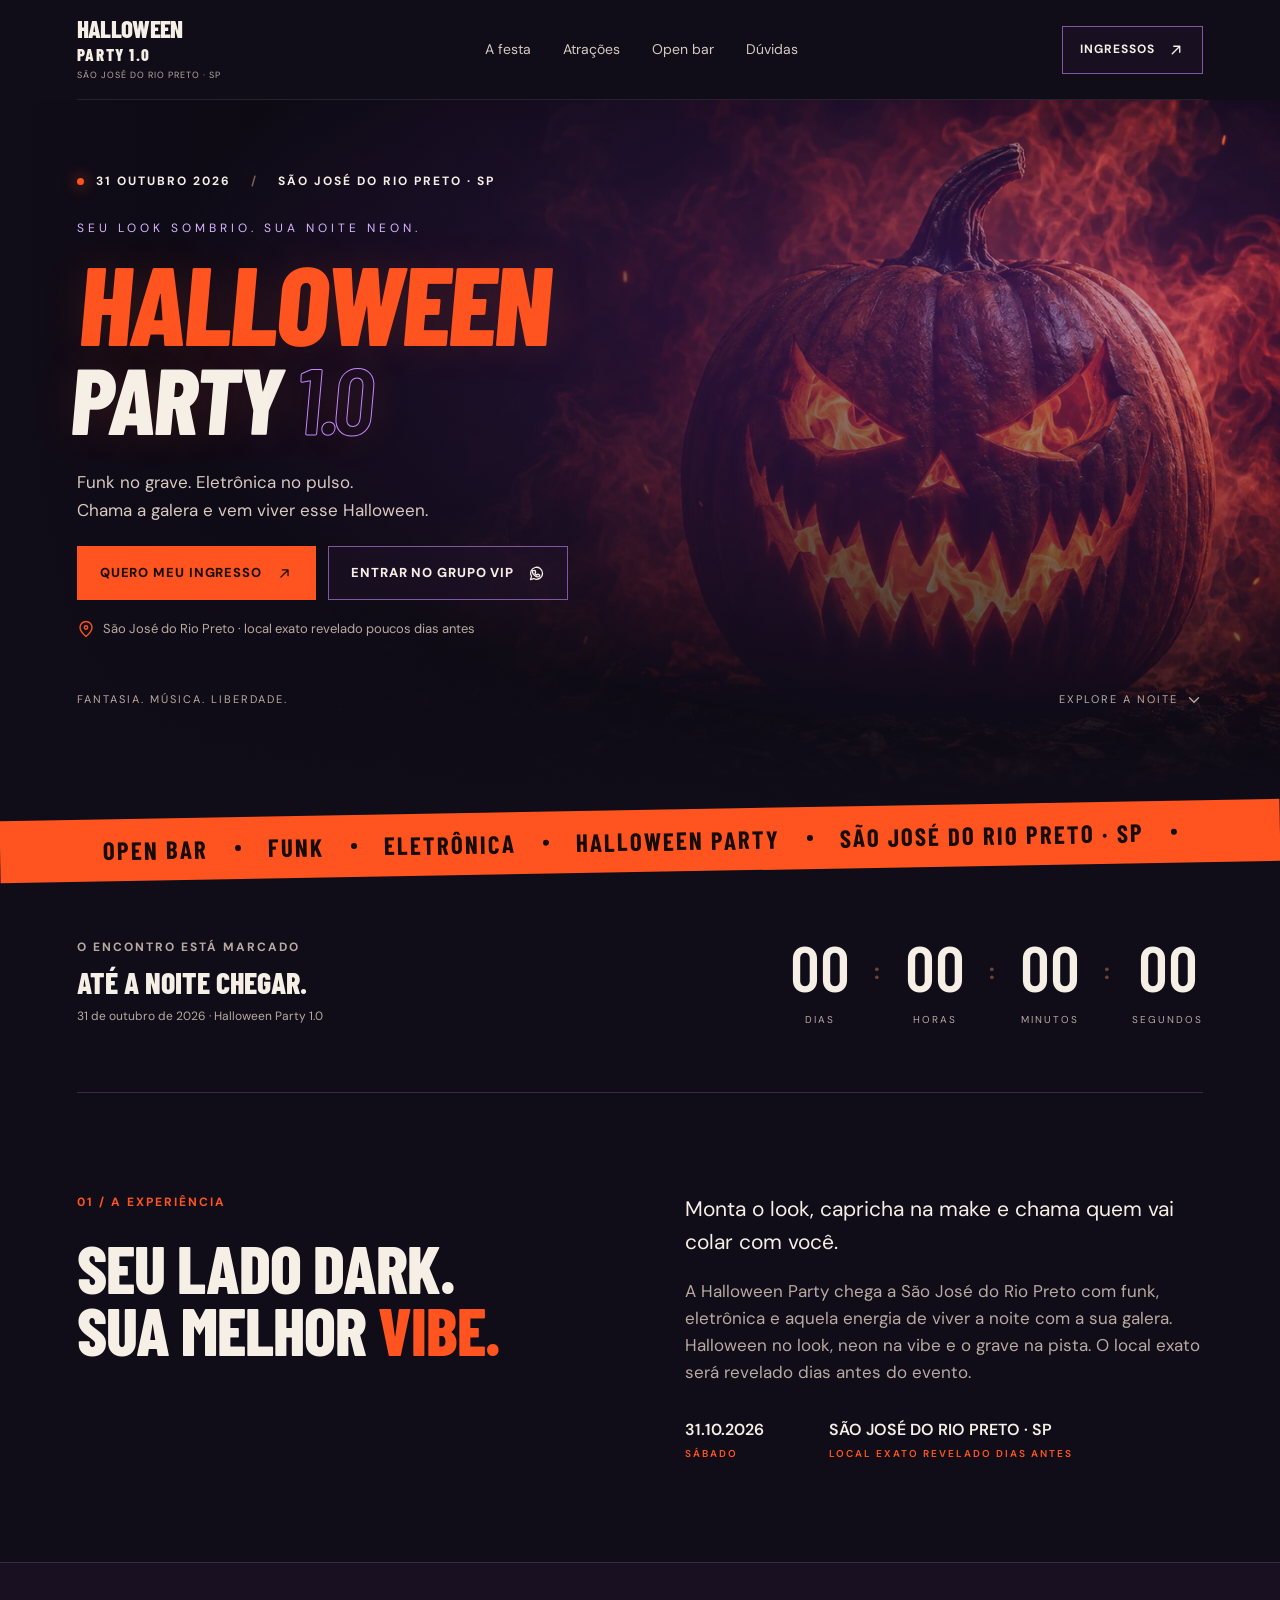
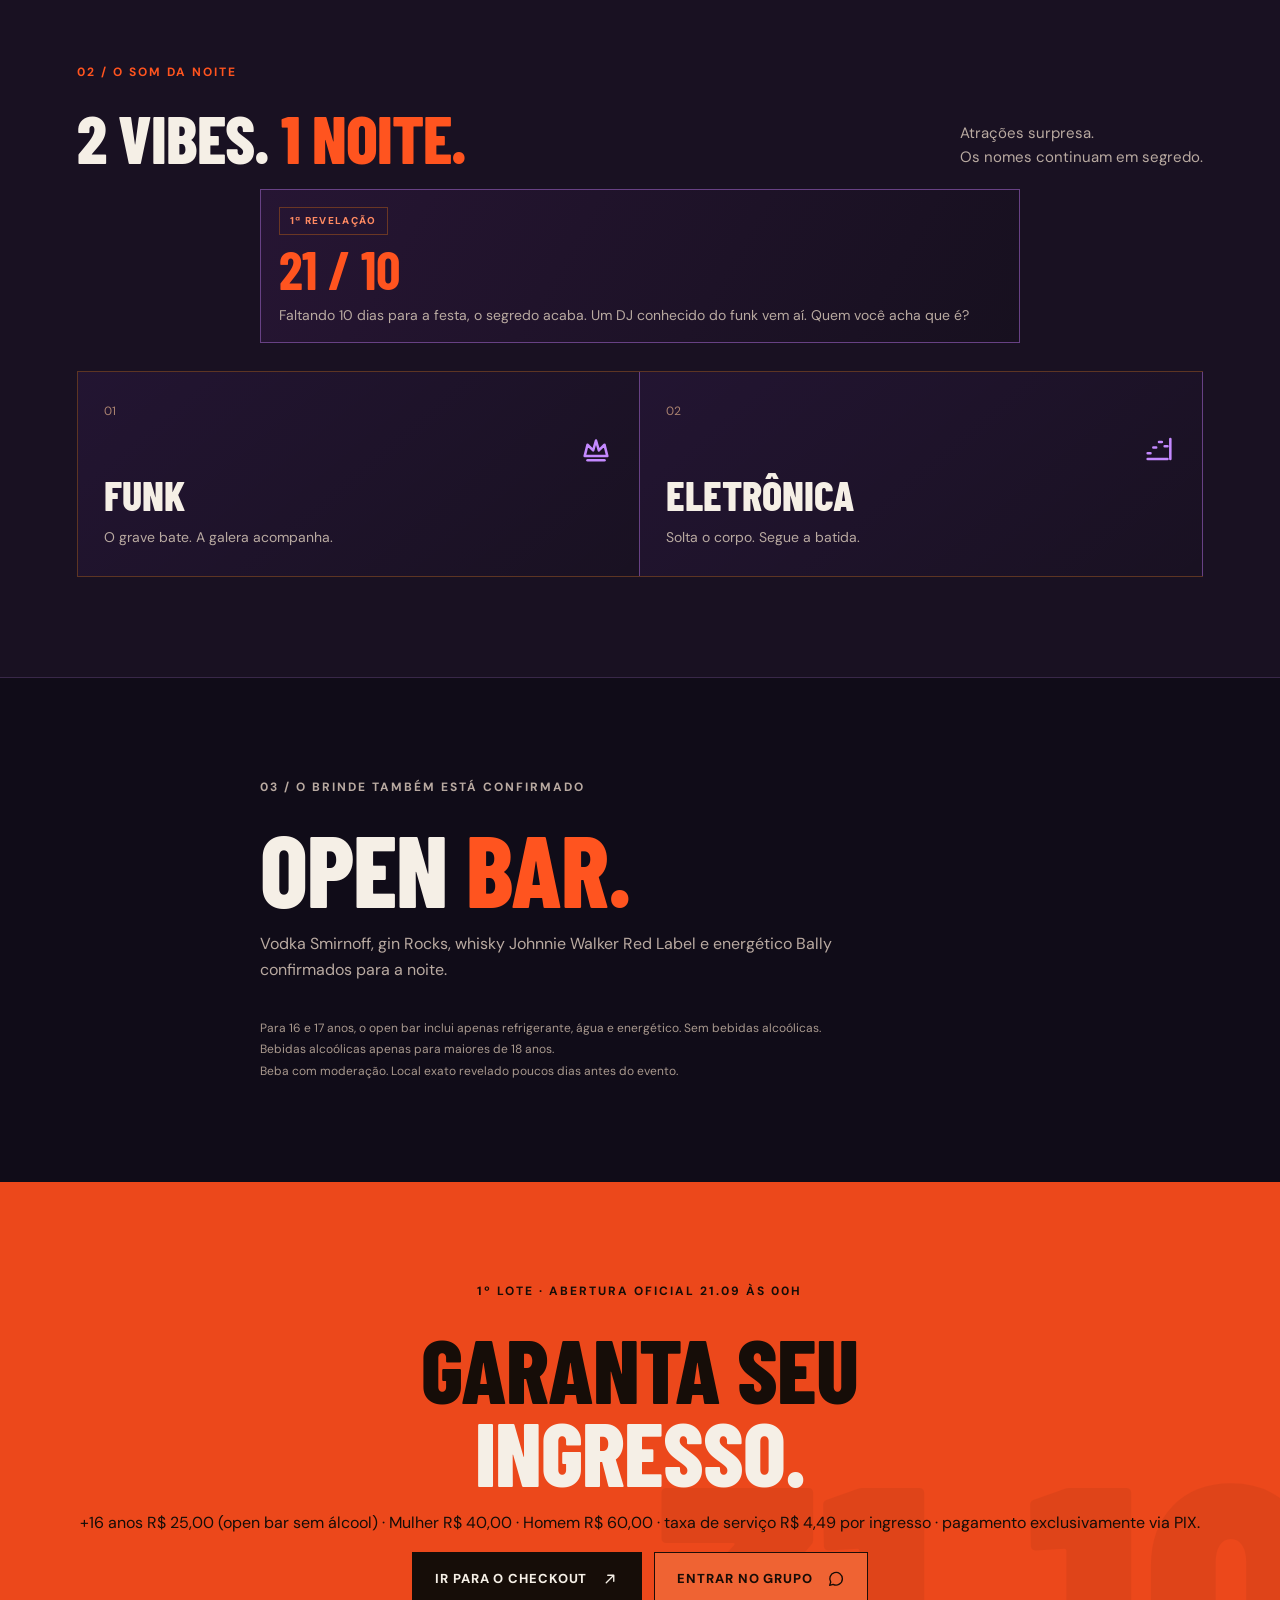
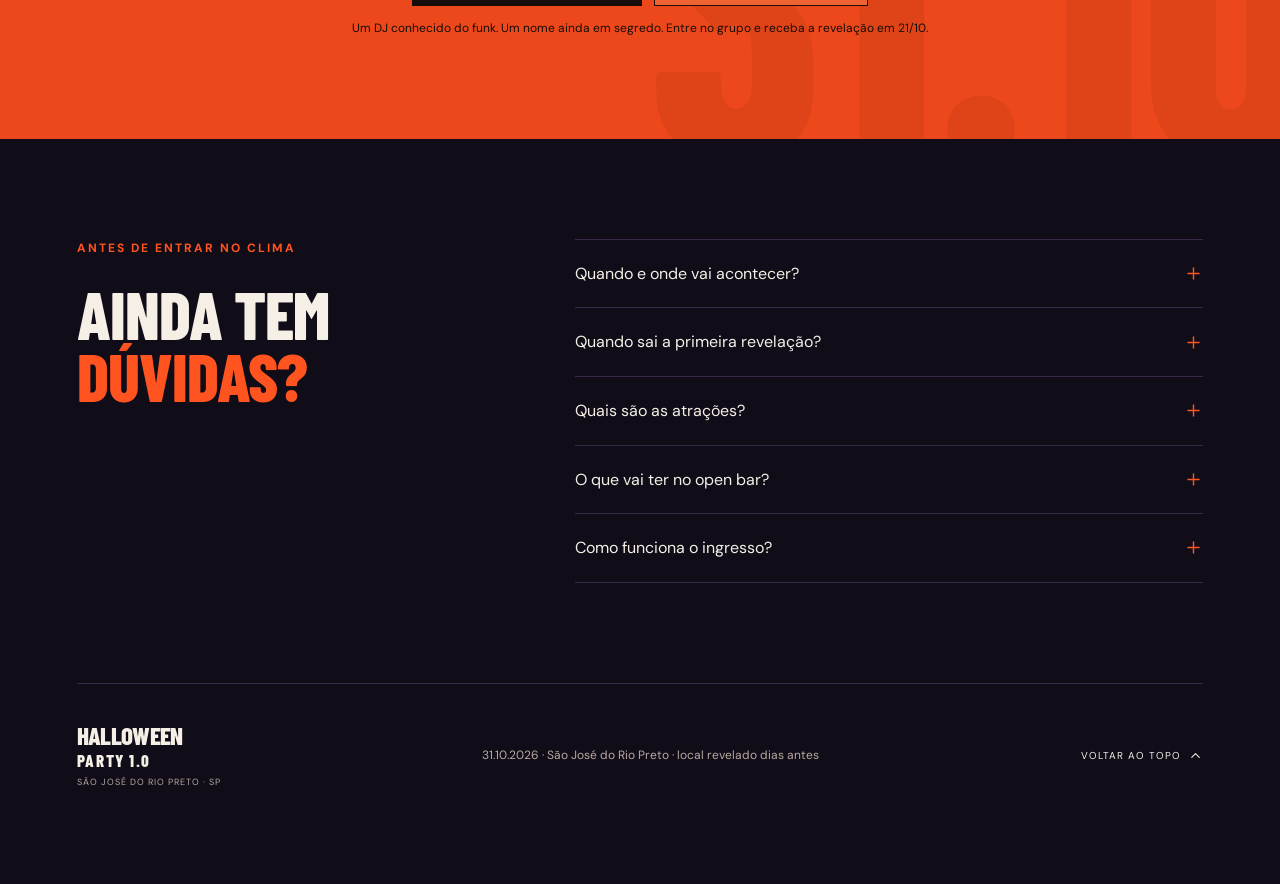
<file: index.html>
<!DOCTYPE html>
<html lang="pt-BR">
<head>
  <meta charset="utf-8">
  <meta name="viewport" content="width=device-width, initial-scale=1, viewport-fit=cover">
  <meta name="theme-color" content="#100c18">
  <meta name="color-scheme" content="dark">
  <meta name="format-detection" content="telephone=no">

  <title>Halloween Party 1.0 · São José do Rio Preto · 31.10.2026</title>
  <meta name="description" content="Halloween Party 1.0 em São José do Rio Preto, SP. 31 de outubro de 2026. Funk, eletrônica e Halloween em clima neon. Atrações surpresa. Open bar sem álcool para 16 e 17 anos; bebidas alcoólicas somente para maiores de 18 anos.">
  <meta property="og:title" content="Halloween Party 1.0 · São José do Rio Preto">
  <meta property="og:description" content="31.10.2026 · São José do Rio Preto · local exato revelado poucos dias antes">
  <meta property="og:type" content="website">
  <meta property="og:locale" content="pt_BR">

  <link rel="icon" href="images/favicon.svg" type="image/svg+xml">
  <link rel="preconnect" href="https://fonts.googleapis.com">
  <link rel="preconnect" href="https://fonts.gstatic.com" crossorigin>
  <link href="https://fonts.googleapis.com/css2?family=Barlow+Condensed:wght@600;700;800;900&family=DM+Sans:wght@400;500;600;700&display=swap" rel="stylesheet">
  <link rel="preload" as="image" href="images/hero.webp" fetchpriority="high">
  <link rel="stylesheet" href="css/style.css">

  <script src="js/config.js" defer></script>
  <script src="js/script.js" defer></script>
</head>

<body>
<a class="skip" href="#conteudo">Pular para o conteúdo</a>

<header class="header wrap" id="header">
  <a class="brand" href="#inicio" aria-label="Halloween Party 1.0, início">
    HALLOWEEN
    <span>PARTY 1.0 <i>SÃO JOSÉ DO RIO PRETO · SP</i></span>
  </a>

  <nav aria-label="Navegação principal">
    <a href="#experiencia">A festa</a>
    <a href="#atracoes">Atrações</a>
    <a href="#open-bar">Open bar</a>
    <a href="#duvidas">Dúvidas</a>
  </nav>

  <a class="nav-cta" href="checkout.html" aria-label="Ver ingressos e preços">
      INGRESSOS
      <svg viewBox="0 0 24 24" aria-hidden="true"><path d="M7 17 17 7M9 7h8v8"/></svg>
    </a>
</header>

<main id="conteudo">
  <section class="hero" id="inicio" aria-labelledby="hero-title">
    <div class="hero-art" aria-hidden="true"></div>

    <div class="hero-content wrap">
      <div class="eyebrow">
        <span class="dot"></span>
        31 OUTUBRO 2026
        <span class="divider">/</span>
        SÃO JOSÉ DO RIO PRETO · SP
      </div>

      <p class="kicker">SEU LOOK SOMBRIO. SUA NOITE NEON.</p>

      <h1 id="hero-title">
        HALLOWEEN
        <span>PARTY <b>1.0</b></span>
      </h1>

      <p class="hero-copy">
        Funk no grave. Eletrônica no pulso.<br>
        Chama a galera e vem viver esse Halloween.
      </p>

      <div class="hero-actions-cta">
        <a class="button" href="checkout.html">
          QUERO MEU INGRESSO
          <svg viewBox="0 0 24 24" aria-hidden="true"><path d="M7 17 17 7M9 7h8v8"/></svg>
        </a>

        <a class="button button-ghost" href="https://chat.whatsapp.com/EKXw6wYavBT6IbPsCUcUyJ?s=cl&amp;p=i&amp;mlu=0&amp;ilr=4" data-whatsapp target="_blank" rel="noopener noreferrer">
          ENTRAR NO GRUPO VIP
          <svg viewBox="0 0 24 24" aria-hidden="true"><path d="M20.5 11.7a8.4 8.4 0 0 1-12.4 7.4L3.5 20.5l1.5-4.4A8.4 8.4 0 1 1 20.5 11.7Z"/><path d="M8.3 7.9c.2-.4.4-.4.7-.4h.5c.2 0 .4.1.5.4l.8 1.9c.1.3.1.5-.1.7l-.7.8c-.1.1-.2.3-.1.5.5 1 1.3 1.8 2.3 2.4.2.1.4.1.5-.1l.9-1c.2-.2.4-.2.7-.1l1.8.9c.3.1.4.3.4.5 0 .5-.2 1.3-.6 1.7-.5.5-1.2.8-2 .8-1.2 0-2.8-.6-4.5-2.1-2.1-1.8-3.3-4.2-3.3-5.7 0-.6.2-1 .4-1.2Z"/></svg>
        </a>
      </div>

      <p class="location">
        <svg viewBox="0 0 24 24" aria-hidden="true"><path d="M20 10c0 5-8 12-8 12S4 15 4 10a8 8 0 1 1 16 0Z"/><circle cx="12" cy="10" r="2.3"/></svg>
        São José do Rio Preto · local exato revelado poucos dias antes
      </p>
    </div>

    <div class="hero-bottom wrap">
      <span>FANTASIA. MÚSICA. LIBERDADE.</span>
      <a href="#experiencia">
        EXPLORE A NOITE
        <svg viewBox="0 0 24 24" aria-hidden="true"><path d="m6 9 6 6 6-6"/></svg>
      </a>
    </div>
  </section>

  <div class="ticker" aria-label="Funk, eletrônica, Halloween Party, open bar sem álcool para 16 e 17 anos">
    <div>
      OPEN BAR <span class="ticker-sep" aria-hidden="true"></span>
      FUNK <span class="ticker-sep" aria-hidden="true"></span>
      ELETRÔNICA <span class="ticker-sep" aria-hidden="true"></span>
      HALLOWEEN PARTY <span class="ticker-sep" aria-hidden="true"></span>
      SÃO JOSÉ DO RIO PRETO · SP <span class="ticker-sep" aria-hidden="true"></span>
    </div>
  </div>

  <section class="countdown wrap" aria-label="Contagem regressiva para o dia da festa">
    <div>
      <p class="eyebrow">O ENCONTRO ESTÁ MARCADO</p>
      <h2>ATÉ A NOITE CHEGAR.</h2>
      <p id="count-note">Contagem para 31 de outubro, no horário de Brasília.</p>
    </div>

    <div class="clock">
      <div><strong id="days">00</strong><span>DIAS</span></div>
      <b>:</b>
      <div><strong id="hours">00</strong><span>HORAS</span></div>
      <b>:</b>
      <div><strong id="minutes">00</strong><span>MINUTOS</span></div>
      <b>:</b>
      <div><strong id="seconds">00</strong><span>SEGUNDOS</span></div>
    </div>
  </section>

  <section class="experience wrap section" id="experiencia">
    <div>
      <p class="eyebrow orange">01 / A EXPERIÊNCIA</p>
      <h2>SEU LADO DARK.<br>SUA MELHOR <em>VIBE.</em></h2>
    </div>

    <div class="experience-copy">
      <p>Monta o look, capricha na make e chama quem vai colar com você.</p>
      <p>A Halloween Party chega a São José do Rio Preto com funk, eletrônica e aquela energia de viver a noite com a sua galera. Halloween no look, neon na vibe e o grave na pista. O local exato será revelado dias antes do evento.</p>

      <div class="mini-info">
        <span>31.10.2026 <small>SÁBADO</small></span>
        <span>SÃO JOSÉ DO RIO PRETO · SP <small>LOCAL EXATO REVELADO DIAS ANTES</small></span>
      </div>
    </div>
  </section>

  <section class="lineup section" id="atracoes">
    <div class="wrap">
      <div class="section-top">
        <div>
          <p class="eyebrow orange">02 / O SOM DA NOITE</p>
          <h2>2 VIBES. <em>1 NOITE.</em></h2>
        </div>

        <p>Atrações surpresa.<br>Os nomes continuam em segredo.</p>
      </div>

      <div class="reveal-highlight">
        <div>
          <span class="reveal-label">1ª REVELAÇÃO</span>
          <strong>21 / 10</strong>
          <p>Faltando 10 dias para a festa, o segredo acaba. Um DJ conhecido do funk vem aí. Quem você acha que é?</p>
        </div>
      </div>

      <div class="genres genres--compact">
<article>
          <span class="genre-number">01</span>
          <div class="genre-icon" aria-hidden="true">
            <svg viewBox="0 0 24 24"><path d="m4 17 2-8 4 4 2-7 2 7 4-4 2 8H4Z"/><path d="M6 20h12"/></svg>
          </div>
          <h3>FUNK</h3>
          <p>O grave bate. A galera acompanha.</p>
        </article>

        <article>
          <span class="genre-number">02</span>
          <div class="genre-icon" aria-hidden="true">
            <svg viewBox="0 0 24 24"><path d="M4 15h2M8 11h2M12 7h2M16 10h2M20 5v14"/><path d="M4 19h14"/></svg>
          </div>
          <h3>ELETRÔNICA</h3>
          <p>Solta o corpo. Segue a batida.</p>
        </article>
      </div>
    </div>
  </section>

  <section class="bar wrap section" id="open-bar">
    <div class="bar-copy">
      <p class="eyebrow orange">03 / O BRINDE TAMBÉM ESTÁ CONFIRMADO</p>
      <h2>OPEN <em>BAR.</em></h2>
      <p>Vodka Smirnoff, gin Rocks, whisky Johnnie Walker Red Label e energético Bally confirmados para a noite.</p>
      <span class="bar-note">
        Para 16 e 17 anos, o open bar inclui apenas refrigerante, água e energético. Sem bebidas alcoólicas.<br>
        Bebidas alcoólicas apenas para maiores de 18 anos.<br>
        Beba com moderação. Local exato revelado poucos dias antes do evento.
      </span>
    </div>
  </section>

<section class="join section" id="grupo">
    <div class="wrap">
      <p class="eyebrow">1º LOTE · ABERTURA OFICIAL 21.09 ÀS 00H</p>
      <h2>GARANTA SEU<br><em>INGRESSO.</em></h2>
      <p>+16 anos R$ 25,00 (open bar sem álcool) · Mulher R$ 40,00 · Homem R$ 60,00 · taxa de serviço R$ 4,49 por ingresso · pagamento exclusivamente via PIX.</p>

      <div class="join-actions">
        <a class="button dark" href="checkout.html">
          IR PARA O CHECKOUT
          <svg viewBox="0 0 24 24" aria-hidden="true"><path d="M7 17 17 7M9 7h8v8"/></svg>
        </a>

        <a class="button button-ghost-dark" href="https://chat.whatsapp.com/EKXw6wYavBT6IbPsCUcUyJ?s=cl&amp;p=i&amp;mlu=0&amp;ilr=4" data-whatsapp target="_blank" rel="noopener noreferrer">
          ENTRAR NO GRUPO
          <svg viewBox="0 0 24 24" aria-hidden="true"><path d="M20.5 11.7a8.4 8.4 0 0 1-12.4 7.4L3.5 20.5l1.5-4.4A8.4 8.4 0 1 1 20.5 11.7Z"/></svg>
        </a>
      </div>

      <p class="join-note" id="group-status">Um DJ conhecido do funk. Um nome ainda em segredo. Entre no grupo e receba a revelação em 21/10.</p>
    </div>
  </section>

  <section class="faq wrap section" id="duvidas">
    <div>
      <p class="eyebrow orange">ANTES DE ENTRAR NO CLIMA</p>
      <h2>AINDA TEM<br><em>DÚVIDAS?</em></h2>
    </div>

    <div class="questions">
      <details>
        <summary>Quando e onde vai acontecer?<svg viewBox="0 0 24 24" aria-hidden="true"><path d="M12 5v14M5 12h14"/></svg></summary>
        <p>No dia 31 de outubro de 2026, em São José do Rio Preto – SP. O local exato será revelado pela organização poucos dias antes do evento.</p>
      </details>

      <details>
        <summary>Quando sai a primeira revelação?<svg viewBox="0 0 24 24" aria-hidden="true"><path d="M12 5v14M5 12h14"/></svg></summary>
        <p>No dia 21/10, 10 dias antes da festa. A primeira pista: é um DJ conhecido do funk. O nome? Por enquanto, é segredo. Quem estiver no grupo recebe primeiro.</p>
      </details>

      <details>
        <summary>Quais são as atrações?<svg viewBox="0 0 24 24" aria-hidden="true"><path d="M12 5v14M5 12h14"/></svg></summary>
        <p>A pista vai ter funk e eletrônica, com atrações surpresa. Os nomes serão revelados pela organização.</p>
      </details>

      <details>
        <summary>O que vai ter no open bar?<svg viewBox="0 0 24 24" aria-hidden="true"><path d="M12 5v14M5 12h14"/></svg></summary>
        <p>Para 16 e 17 anos: apenas refrigerante, água e energético, sem bebidas alcoólicas. Para maiores de 18 anos: vodka Smirnoff, gin Rocks, whisky Red Label e energético Bally.</p>
      </details>

<details>
        <summary>Como funciona o ingresso?<svg viewBox="0 0 24 24" aria-hidden="true"><path d="M12 5v14M5 12h14"/></svg></summary>
        <p>A abertura oficial do 1º lote é em 21/09 às 00h. Ingressos: +16 anos R$ 25,00 (para 16 e 17 anos, com open bar apenas de refrigerante, água e energético), mulher R$ 40,00, homem R$ 60,00, com taxa de serviço de R$ 4,49 por ingresso. Pagamento somente via PIX.</p>
      </details>
    </div>
  </section>
</main>

<footer class="wrap">
  <a class="brand" href="#inicio">
    HALLOWEEN
    <span>PARTY 1.0 <i>SÃO JOSÉ DO RIO PRETO · SP</i></span>
  </a>

  <p>31.10.2026 · São José do Rio Preto · local revelado dias antes</p>

  <a href="#inicio" class="back-top">
    VOLTAR AO TOPO
    <svg viewBox="0 0 24 24" aria-hidden="true"><path d="m6 15 6-6 6 6"/></svg>
  </a>
</footer>

<div class="mobile-cta-bar" id="mobileActions" aria-label="Ações rápidas">
  <a class="mobile-cta mobile-cta--ghost" href="https://chat.whatsapp.com/EKXw6wYavBT6IbPsCUcUyJ?s=cl&amp;p=i&amp;mlu=0&amp;ilr=4" data-whatsapp target="_blank" rel="noopener noreferrer">
    <svg viewBox="0 0 24 24" aria-hidden="true"><path d="M20.5 11.7a8.4 8.4 0 0 1-12.4 7.4L3.5 20.5l1.5-4.4A8.4 8.4 0 1 1 20.5 11.7Z"/></svg>
    GRUPO
  </a>
  <a class="mobile-cta" href="checkout.html">
    <svg viewBox="0 0 24 24" aria-hidden="true"><path d="M7 17 17 7M9 7h8v8"/></svg>
    INGRESSO
  </a>
</div>

</body>
</html>
</file>
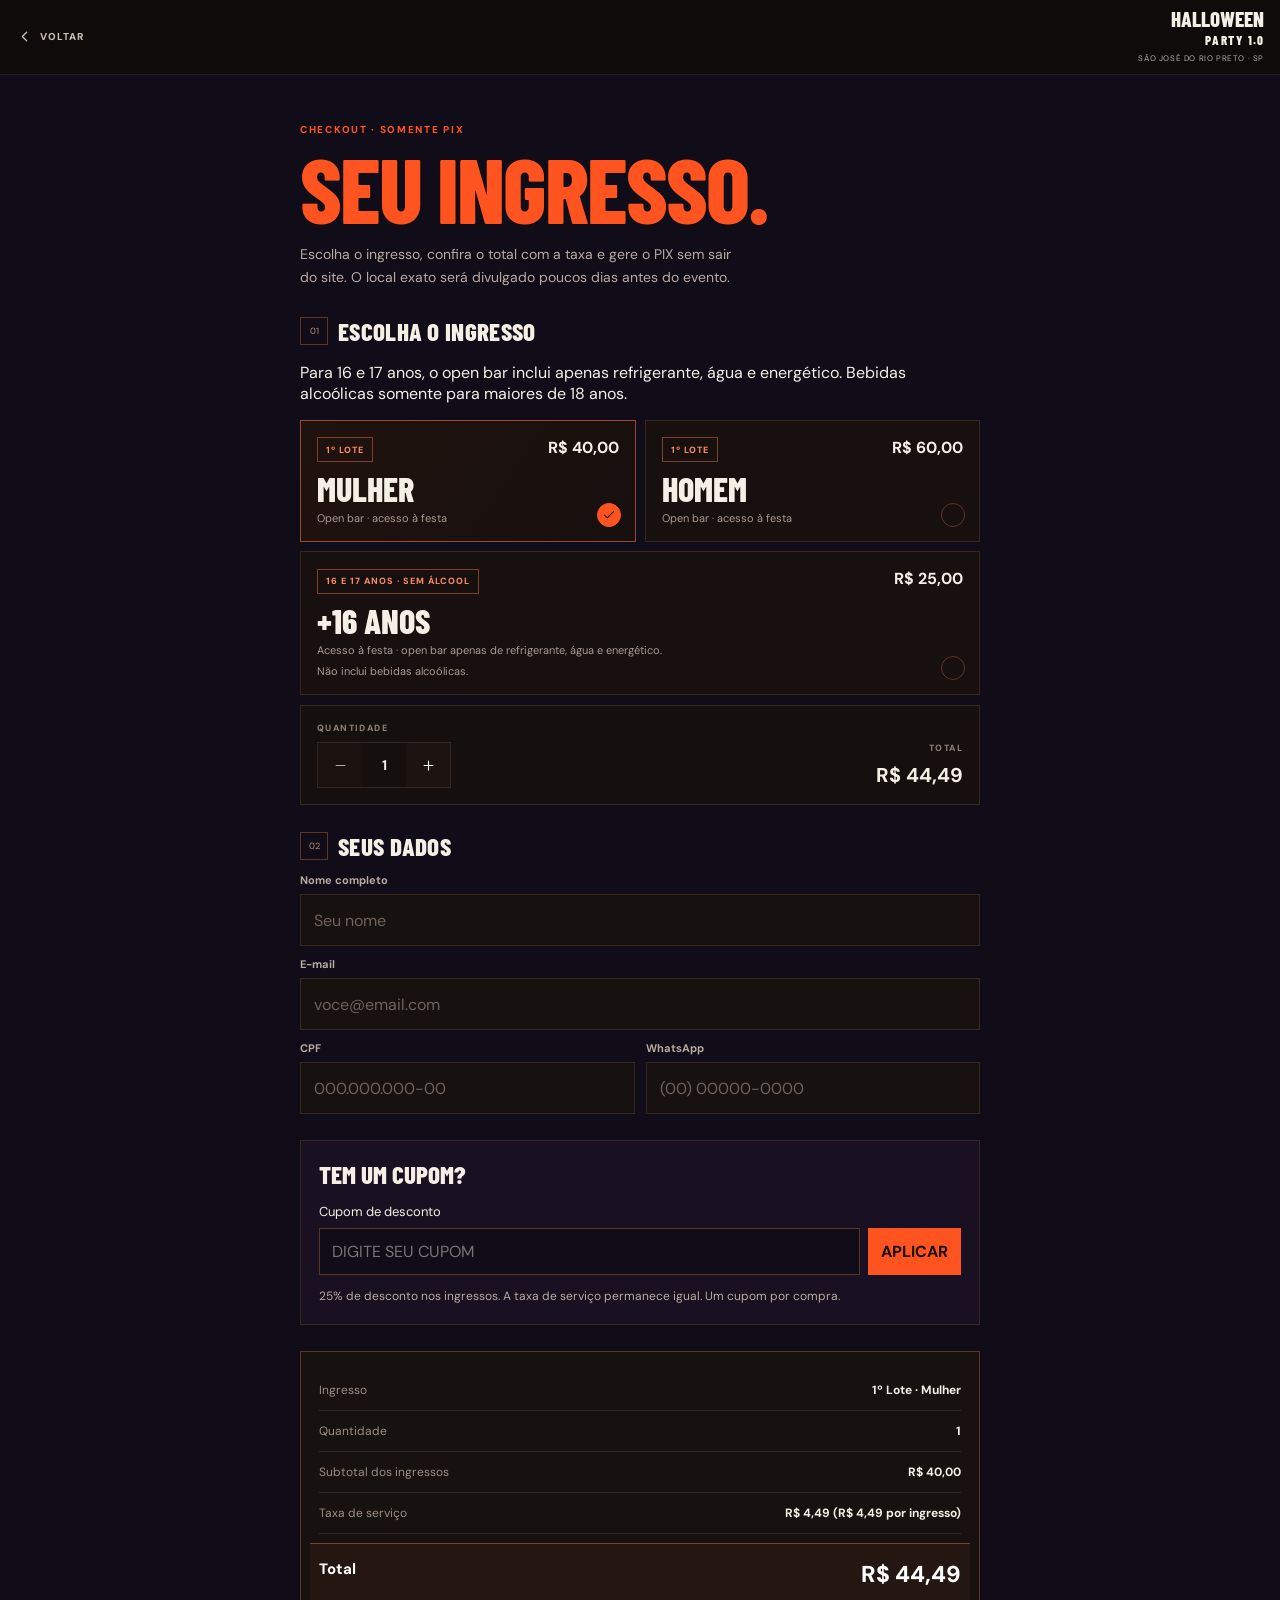
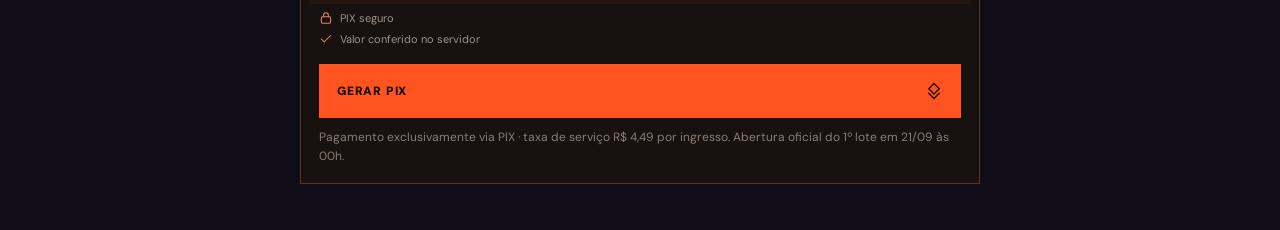
<file: checkout.html>
<!DOCTYPE html>
<html lang="pt-BR">
<head>
  <meta charset="utf-8">
  <meta name="viewport" content="width=device-width, initial-scale=1, viewport-fit=cover">
  <meta name="theme-color" content="#100c18">
  <meta name="color-scheme" content="dark">
  <meta name="format-detection" content="telephone=no">

  <title>Checkout · Halloween Party 1.0</title>
  <meta name="description" content="Checkout PIX da Halloween Party 1.0 em São José do Rio Preto. Local exato revelado dias antes.">

  <link rel="icon" href="images/favicon.svg" type="image/svg+xml">
  <link rel="preconnect" href="https://fonts.googleapis.com">
  <link rel="preconnect" href="https://fonts.gstatic.com" crossorigin>
  <link href="https://fonts.googleapis.com/css2?family=Barlow+Condensed:wght@600;700;800;900&family=DM+Sans:wght@400;500;600;700&display=swap" rel="stylesheet">
  <link rel="stylesheet" href="css/checkout.css">

  <script src="js/config.js" defer></script>
  <script src="js/checkout.js" defer></script>
</head>

<body>
  <header class="checkout-header">
    <a class="back-link" href="index.html" aria-label="Voltar para o site">
      <svg viewBox="0 0 24 24" aria-hidden="true"><path d="m15 18-6-6 6-6"/></svg>
      VOLTAR
    </a>

    <a class="brand" href="index.html">
      HALLOWEEN
      <span>PARTY 1.0 <i>SÃO JOSÉ DO RIO PRETO · SP</i></span>
    </a>
  </header>

  <main class="checkout-shell">
    <section class="checkout-intro">
      <span class="eyebrow">CHECKOUT · SOMENTE PIX</span>
      <h1>SEU INGRESSO.</h1>
      <p>Escolha o ingresso, confira o total com a taxa e gere o PIX sem sair do site. O local exato será divulgado poucos dias antes do evento.</p>
    </section>

    <section class="ticket-pick" aria-labelledby="ticket-title">
      <div class="section-label">
        <span>01</span>
        <h2 id="ticket-title">ESCOLHA O INGRESSO</h2>
      </div>

      <p class="lot-note">Para 16 e 17 anos, o open bar inclui apenas refrigerante, água e energético. Bebidas alcoólicas somente para maiores de 18 anos.</p>

      <div class="ticket-grid" role="radiogroup" aria-label="Tipo de ingresso">
        <button class="ticket-card is-selected" type="button" data-ticket="mulher" data-price="40" role="radio" aria-checked="true">
          <div>
            <span class="badge">1º LOTE</span>
            <strong>MULHER</strong>
            <small>Open bar · acesso à festa</small>
          </div>
          <b>R$ 40,00</b>
          <span class="check">
            <svg viewBox="0 0 24 24" aria-hidden="true"><path d="M20 6 9 17l-5-5"/></svg>
          </span>
        </button>

        <button class="ticket-card" type="button" data-ticket="homem" data-price="60" role="radio" aria-checked="false">
          <div>
            <span class="badge">1º LOTE</span>
            <strong>HOMEM</strong>
            <small>Open bar · acesso à festa</small>
          </div>
          <b>R$ 60,00</b>
          <span class="check">
            <svg viewBox="0 0 24 24" aria-hidden="true"><path d="M20 6 9 17l-5-5"/></svg>
          </span>
        </button>
        <button class="ticket-card" type="button" data-ticket="jovem" data-price="25" role="radio" aria-checked="false">
          <div>
            <span class="badge">16 E 17 ANOS · SEM ÁLCOOL</span>
            <strong>+16 ANOS</strong>
            <small>Acesso à festa · open bar apenas de refrigerante, água e energético.</small>
            <small>Não inclui bebidas alcoólicas.</small>
          </div>
          <b>R$ 25,00</b>
          <span class="check">
            <svg viewBox="0 0 24 24" aria-hidden="true"><path d="M20 6 9 17l-5-5"/></svg>
          </span>
        </button>
      </div>

      <div class="quantity-row">
        <div>
          <span class="field-label" id="quantityLabel">QUANTIDADE</span>
          <div class="quantity">
            <button type="button" id="qtyMinus" aria-label="Diminuir quantidade">
              <svg viewBox="0 0 24 24"><path d="M5 12h14"/></svg>
            </button>
            <strong id="qtyValue">1</strong>
            <button type="button" id="qtyPlus" aria-label="Aumentar quantidade">
              <svg viewBox="0 0 24 24"><path d="M12 5v14M5 12h14"/></svg>
            </button>
          </div>
        </div>

        <div class="total-box">
          <span>TOTAL</span>
          <strong id="totalValue">R$ 44,49</strong>
        </div>
      </div>
    </section>

    <section class="customer" aria-labelledby="customer-title">
      <div class="section-label">
        <span>02</span>
        <h2 id="customer-title">SEUS DADOS</h2>
      </div>

      <form id="customerForm" novalidate>
        <label>
          <span>Nome completo</span>
          <input type="text" id="customerName" name="name" autocomplete="name" required placeholder="Seu nome">
        </label>

        <label>
          <span>E-mail</span>
          <input type="email" id="customerEmail" name="email" autocomplete="email" required placeholder="voce@email.com">
        </label>

        <div class="form-grid">
          <label>
            <span>CPF</span>
            <input type="text" maxlength="14" id="customerCpf" name="cpf" inputmode="numeric" autocomplete="off" required placeholder="000.000.000-00">
          </label>

          <label>
            <span>WhatsApp</span>
            <input type="tel" maxlength="16" id="customerPhone" name="phone" inputmode="tel" autocomplete="tel" required placeholder="(00) 00000-0000">
          </label>
        </div>
      </form>
    </section>

    <section class="coupon-card" aria-labelledby="coupon-title">
      <h2 id="coupon-title">TEM UM CUPOM?</h2>
      <label for="couponCode">Cupom de desconto</label>
      <div class="coupon-controls">
        <input id="couponCode" type="text" maxlength="30" placeholder="Digite seu cupom" autocomplete="off" autocapitalize="characters" spellcheck="false" aria-describedby="couponStatus">
        <button id="applyCoupon" type="button">APLICAR</button>
        <button id="removeCoupon" type="button" hidden>REMOVER</button>
      </div>
      <p id="couponStatus" role="status" aria-live="polite">25% de desconto nos ingressos. A taxa de serviço permanece igual. Um cupom por compra.</p>
    </section>

    <section class="summary-card">
      <div class="summary-row">
        <span>Ingresso</span>
        <strong id="summaryTicket">1º Lote · Mulher</strong>
      </div>

      <div class="summary-row">
        <span>Quantidade</span>
        <strong id="summaryQty">1</strong>
      </div>

      <div class="summary-row">
        <span>Subtotal dos ingressos</span>
        <strong id="summarySubtotal">R$ 40,00</strong>
      </div>

      <div class="summary-row" id="discountRow" hidden>
        <span id="discountLabel">Desconto (25%)</span>
        <strong id="summaryDiscount"></strong>
      </div>

      <div class="summary-row">
        <span>Taxa de serviço</span>
        <strong id="summaryFee">R$ 4,49</strong>
      </div>

      <div class="summary-row summary-row--total" aria-live="polite">
        <span>Total</span>
        <strong id="summaryTotal">R$ 44,49</strong>
      </div>

      <div class="trust-row">
        <span>
          <svg viewBox="0 0 24 24" aria-hidden="true"><rect x="4" y="10" width="16" height="11" rx="2"/><path d="M8 10V7a4 4 0 0 1 8 0v3"/></svg>
          PIX seguro
        </span>

        <span>
          <svg viewBox="0 0 24 24" aria-hidden="true"><path d="M20 6 9 17l-5-5"/></svg>
          Valor conferido no servidor
        </span>
      </div>

      <button class="pay-button" type="button" id="generatePix">
        <span id="payButtonText">GERAR PIX</span>
        <svg viewBox="0 0 24 24" aria-hidden="true"><path d="M12 2 5 9l7 7 7-7-7-7Z"/><path d="m5 15 7 7 7-7"/></svg>
      </button>

      <p class="checkout-note" id="lotNote" role="status" aria-live="polite">Pagamento via PIX liberado · taxa de R$ 4,49 por ingresso. Abertura oficial: 21/09 às 00h.</p>
    </section>

    <section class="pix-panel" id="pixPanel" hidden>
      <div class="pix-status" id="pixStatus">
        <span class="status-dot"></span>
        <div>
          <small>STATUS</small>
          <strong>AGUARDANDO PAGAMENTO</strong>
        </div>
      </div>

      <div class="pix-amount">
        <small>VALOR</small>
        <strong id="pixAmount">R$ 44,49</strong>
      </div>

      <div class="qr-box" id="qrBox">
        <img id="pixQr" alt="QR Code PIX para pagamento">
      </div>

      <div class="copy-area">
        <label for="pixCode">PIX COPIA E COLA</label>
        <div class="copy-field">
          <input id="pixCode" type="text" readonly autocomplete="off">
          <button type="button" id="copyPix" aria-label="Copiar código PIX">
            <svg viewBox="0 0 24 24" aria-hidden="true"><rect x="9" y="9" width="11" height="11" rx="2"/><path d="M5 15H4a2 2 0 0 1-2-2V4a2 2 0 0 1 2-2h9a2 2 0 0 1 2 2v1"/></svg>
          </button>
        </div>
      </div>

      <button type="button" class="copy-button" id="copyPixLarge">
        <svg viewBox="0 0 24 24" aria-hidden="true"><rect x="9" y="9" width="11" height="11" rx="2"/><path d="M5 15H4a2 2 0 0 1-2-2V4a2 2 0 0 1 2-2h9a2 2 0 0 1 2 2v1"/></svg>
        COPIAR CÓDIGO PIX
      </button>

      <div class="pix-expiry">
        <span>Expira em</span>
        <strong id="pixTimer">--:--</strong>
      </div>

      <button type="button" class="status-button" id="checkPayment">
        JÁ PAGUEI · VERIFICAR
      </button>

      <p class="status-hint" id="statusHint" role="status" aria-live="polite">Após pagar, aguarde a confirmação. Não gere outro PIX enquanto a cobrança estiver pendente.</p>
    </section>

    <section class="success-panel" id="successPanel" hidden>
      <div class="success-icon">
        <svg viewBox="0 0 24 24" aria-hidden="true"><path d="M20 6 9 17l-5-5"/></svg>
      </div>
      <span>PAGAMENTO CONFIRMADO</span>
      <h2>PAGAMENTO APROVADO.</h2>
      <p>Seu pagamento foi confirmado. Para receber seu ingresso, fale com nossa equipe pelo WhatsApp.</p>

      <a class="group-button" href="obrigado.html">
        RECEBER MEU INGRESSO
        <svg viewBox="0 0 24 24" aria-hidden="true"><path d="M20.5 11.7a8.4 8.4 0 0 1-12.4 7.4L3.5 20.5l1.5-4.4A8.4 8.4 0 1 1 20.5 11.7Z"/></svg>
      </a>
    </section>
  </main>

  <div class="toast" id="toast" role="status" aria-live="polite"></div>
</body>
</html>
</file>
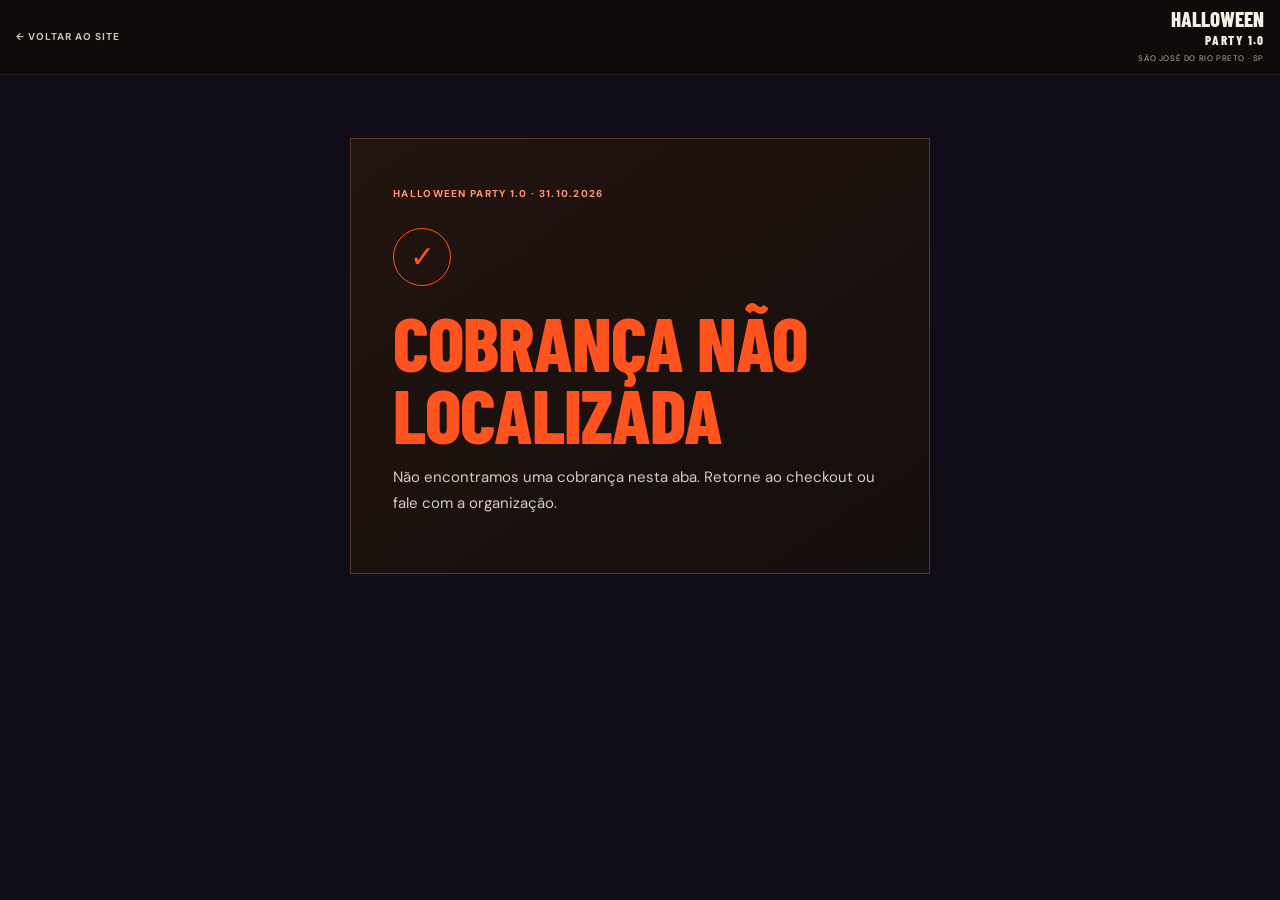
<file: obrigado.html>
<!doctype html>
<html lang="pt-BR">
<head>
 <meta charset="utf-8"><meta name="viewport" content="width=device-width, initial-scale=1, viewport-fit=cover">
 <meta name="theme-color" content="#100c18"><meta name="robots" content="noindex,nofollow">
 <title>Pagamento · Halloween Party 1.0</title>
 <link rel="icon" href="images/favicon.svg" type="image/svg+xml">
 <link rel="preconnect" href="https://fonts.googleapis.com"><link rel="preconnect" href="https://fonts.gstatic.com" crossorigin>
 <link href="https://fonts.googleapis.com/css2?family=Barlow+Condensed:wght@600;700;800;900&family=DM+Sans:wght@400;500;600;700&display=swap" rel="stylesheet">
 <link rel="stylesheet" href="css/checkout.css"><link rel="stylesheet" href="css/obrigado.css">
 <script src="js/config.js" defer></script><script src="js/obrigado.js" defer></script>
</head>
<body>
 <header class="checkout-header"><a class="back-link" href="index.html">← VOLTAR AO SITE</a><a class="brand" href="index.html">HALLOWEEN<span>PARTY 1.0 <i>SÃO JOSÉ DO RIO PRETO · SP</i></span></a></header>
 <main class="thanks-shell">
  <section class="thanks-card" aria-live="polite">
   <span class="thanks-eyebrow">HALLOWEEN PARTY 1.0 · 31.10.2026</span>
   <div class="thanks-icon" aria-hidden="true">✓</div>
   <h1 id="thanksTitle">VERIFICANDO<br>PAGAMENTO</h1>
   <p id="thanksMessage">Aguarde enquanto confirmamos o seu PIX com segurança.</p>
   <div id="thanksDetails" hidden class="thanks-details">
     <div><span>Ingresso</span><strong id="thanksTicket"></strong></div>
     <div><span>Quantidade</span><strong id="thanksQuantity"></strong></div>
     <div><span>Valor pago</span><strong id="thanksAmount"></strong></div>
     <div><span>Referência</span><strong id="thanksReference"></strong></div>
   </div>
   <a id="receiveTicket" class="thanks-button" hidden target="_blank" rel="noopener noreferrer">RECEBER MEU INGRESSO NO WHATSAPP ↗</a>
   <p id="manualNote" class="thanks-note" hidden>O ingresso será enviado manualmente pela organização no WhatsApp.</p>
   <button id="retryStatus" class="thanks-retry" type="button" hidden>VERIFICAR NOVAMENTE</button>
  </section>
 </main>
</body>
</html>
</file>
<file: css/style.css>
:root{
  --bg:#100c18;
  --bg-soft:#191122;
  --text:#f5efe6;
  --muted:#b9aaa1;
  --orange:#ff541f;
  --orange-soft:#ff7543;
  --line:#392849;
  --line-strong:#674184;
  --safe-bottom:env(safe-area-inset-bottom,0px)
}

*{box-sizing:border-box}
html{scroll-behavior:smooth;scroll-padding-top:24px}
body{
  margin:0;background:var(--bg);color:var(--text);
  font-family:'DM Sans',Arial,sans-serif;font-size:16px;line-height:1.6;
  -webkit-font-smoothing:antialiased;text-rendering:optimizeLegibility;
  -webkit-text-size-adjust:100%;overflow-x:hidden
}
img,svg{display:block;max-width:100%}
a{color:inherit;text-decoration:none}
button,a,summary{-webkit-tap-highlight-color:transparent}
a:focus-visible,summary:focus-visible,button:focus-visible,input:focus-visible{outline:3px solid #ffad74;outline-offset:4px}
.wrap{width:min(1240px,88%);margin:auto}

.header{
  min-height:100px;display:flex;align-items:center;justify-content:space-between;gap:30px;
  border-bottom:1px solid #ffffff18;position:relative;z-index:2
}
.brand{
  font-family:'Barlow Condensed',Impact,sans-serif;font-weight:800;font-size:25px;
  line-height:.9;letter-spacing:-.7px
}
.brand>span{display:block;font-size:17px;letter-spacing:1.6px;margin-top:7px}
.brand i{font:10px 'DM Sans',sans-serif;letter-spacing:2px;color:var(--muted);margin-left:8px}
.header nav{display:flex;gap:32px;font-size:14px;color:#d6c9c0}
.header nav a:hover,footer>a:last-child:hover{color:var(--orange)}
.header-actions{display:flex;align-items:center;gap:10px}
.nav-cta{
  min-height:46px;font-size:12px;font-weight:700;letter-spacing:1px;border:1px solid #604335;
  padding:0 17px;display:inline-flex;align-items:center;gap:12px
}
.nav-cta svg,.button svg,.location svg,.hero-bottom svg,.group-link svg,.back-top svg,.mobile-cta svg{width:18px;height:18px;flex:none}
svg{fill:none;stroke:currentColor;stroke-width:1.8;stroke-linecap:round;stroke-linejoin:round}

.hero{position:relative;min-height:710px;isolation:isolate;overflow:hidden}
.hero-art{
  position:absolute;inset:0;z-index:-2;
  background:
    linear-gradient(90deg,#100c0b 0%,#100c0b9c 36%,#100c0b00 70%),
    linear-gradient(0deg,#100c0b,transparent 25%),
    url('../images/hero.webp');
  background-size:cover;
  background-position:center,center,center 52%
}
.hero-content{padding-top:72px;position:relative}
.eyebrow{
  font-size:12px;letter-spacing:2px;font-weight:700;display:flex;align-items:center;
  gap:12px;margin:0 0 25px
}
.dot{height:7px;width:7px;background:var(--orange);border-radius:50%;box-shadow:0 0 15px #ff541f}
.divider{color:#7c6255;padding:0 8px}
.kicker{letter-spacing:4px;font-size:12px;color:#d0bcb0;margin:28px 0 12px}

h1,h2,h3{
  font-family:'Barlow Condensed',Impact,'Arial Narrow',sans-serif;font-weight:800;
  margin:0;line-height:.93;letter-spacing:-1px
}
h1{
  font-size:clamp(64px,8.7vw,126px);color:var(--orange);
  transform:skew(-5deg);transform-origin:left;letter-spacing:-3px
}
h1>span{display:block;font-size:.84em;color:var(--text)}
h1 b{font-weight:600;-webkit-text-stroke:1px var(--text);color:transparent}
h2{font-size:clamp(44px,5.2vw,72px)}
h2 em{font-style:normal;color:var(--orange)}

.hero-copy{font-size:17px;color:#d9cac1;margin:27px 0 22px;line-height:1.65}
.hero-actions-cta{display:flex;flex-wrap:wrap;gap:12px}
.button{
  background:var(--orange);min-height:54px;padding:0 22px;display:inline-flex;align-items:center;
  justify-content:center;gap:14px;font-size:13px;letter-spacing:.9px;font-weight:800;
  transition:background .2s,transform .2s;border:1px solid transparent
}
.button:hover{background:#ff7947;transform:translateY(-2px)}
.button-ghost{background:transparent;border-color:#604335;color:var(--text)}
.button-ghost:hover{background:#1a120f}
.button-ghost-dark{background:#ef6333;color:#180c06;border-color:#1d0e08}
.button-ghost-dark:hover{background:#ff7a4a}
.location{
  display:flex;align-items:center;gap:8px;font-size:13px;color:var(--muted);margin-top:19px
}
.location svg{color:var(--orange)}

.hero-bottom{
  display:flex;justify-content:space-between;align-items:center;font-size:11px;letter-spacing:2px;
  color:#baaba0;padding:38px 0 24px
}
.hero-bottom a{display:inline-flex;align-items:center;gap:7px}

.ticker{background:var(--orange);color:#170b05;overflow:hidden;transform:rotate(-1deg);width:100%;padding:16px 0}
.ticker>div{
  display:flex;justify-content:center;align-items:center;gap:27px;white-space:nowrap;
  font:700 25px 'Barlow Condensed',Impact,sans-serif;letter-spacing:2px
}
.ticker-sep{width:6px;height:6px;border-radius:50%;background:#170b05;flex:none}

.countdown{
  display:flex;justify-content:space-between;gap:40px;align-items:center;
  padding:64px 0;border-bottom:1px solid var(--line)
}
.countdown .eyebrow{color:var(--muted);margin-bottom:12px}
.countdown h2{font-size:30px;letter-spacing:0}
.countdown p:last-child{font-size:12px;color:var(--muted);margin:10px 0 0}
.clock{display:flex;align-items:center;gap:22px}
.clock>div{min-width:65px;text-align:center}
.clock strong{
  font-family:'Barlow Condensed',Impact,sans-serif;font-size:63px;font-weight:600;
  font-variant-numeric:tabular-nums;line-height:1
}
.clock span{display:block;font-size:10px;letter-spacing:2px;color:var(--muted);margin-top:12px}
.clock>b{font-size:23px;color:#6c4230;margin-top:-20px}

.section{padding:100px 0}
.orange{color:var(--orange)}
.experience,.dress{display:grid;grid-template-columns:1fr 1fr;gap:90px}
.experience-copy>p,.dress-copy>p{font-size:17px;margin:0 0 18px;color:var(--muted)}
.experience-copy>p:first-child,.dress-copy>p:first-child{color:var(--text);font-size:21px}
.mini-info{display:flex;gap:65px;margin-top:30px;font-weight:600}
.mini-info small{display:block;font-size:10px;letter-spacing:2px;color:var(--orange);margin-top:4px}

.lineup{background:var(--bg-soft);border-top:1px solid var(--line);border-bottom:1px solid var(--line)}
.section-top{display:flex;align-items:end;justify-content:space-between;gap:25px}
.section-top>p{color:var(--muted);font-size:15px;margin:0}

.event-poster{
  margin:38px 0 0;border:1px solid #5d3523;background:#0d0908;overflow:hidden;
  box-shadow:0 28px 70px #00000030
}
.event-poster img{width:100%;height:auto;display:block}
.reveal-highlight{
  max-width:760px;
  margin:14px auto 0;
  padding:16px 18px;
  border:1px solid #5d3523;
  background:linear-gradient(180deg,#1b1310,#14100f);
}.reveal-label{
  display:inline-flex;min-height:28px;align-items:center;padding:0 10px;
  border:1px solid #6a3724;color:#ff8a62;font-size:10px;font-weight:800;letter-spacing:1.3px
}
.reveal-highlight strong{
  display:block;margin-top:10px;font-family:'Barlow Condensed',Impact,sans-serif;
  font-size:54px;line-height:.9;color:var(--orange)
}
.reveal-highlight p{margin:10px 0 0;color:var(--muted);font-size:14px}

.genres{
  display:grid;grid-template-columns:repeat(3,1fr);
  margin-top:28px;border-top:1px solid #5d3523;border-bottom:1px solid #5d3523
}
.genres article{position:relative;padding:25px 26px 28px;border-right:1px solid #5d3523}
.genres article:first-child{border-left:1px solid #5d3523}
.genre-number{font-size:12px;color:#ab8370}
.genre-icon{
  width:44px;height:52px;display:flex;align-items:center;justify-content:flex-end;
  color:var(--orange);margin-left:auto
}
.genre-icon svg{width:34px;height:34px}
.genres h3{font-size:42px;letter-spacing:0}
.genres p{color:var(--muted);font-size:14px;margin:12px 0 0}

.bar{display:block}
.bar h2{font-size:100px}
.bar p{color:var(--muted)}
.bar-note{display:block;font-size:12px;color:#a9998e;line-height:1.8;margin-top:35px}

.dress{border-top:1px solid var(--line)}
.dress-tags{display:flex;flex-wrap:wrap;gap:8px;margin-top:22px}
.dress-tags span{
  min-height:34px;padding:0 11px;border:1px solid #604335;
  display:inline-flex;align-items:center;color:#cfb8aa;font-size:10px;letter-spacing:1.4px
}

.join{text-align:center;background:#ec481b;color:#160d08;position:relative;overflow:hidden}
.join:before{
  content:'31.10';position:absolute;right:-40px;bottom:-100px;
  font:800 390px 'Barlow Condensed',Impact,sans-serif;opacity:.055;pointer-events:none
}
.join .wrap{position:relative}
.join .eyebrow{justify-content:center}
.join h2{font-size:clamp(65px,7vw,100px)}
.join h2 em{color:var(--text)}
.join p:not(.eyebrow){line-height:1.7}
.join-actions{display:flex;justify-content:center;flex-wrap:wrap;gap:12px;margin-top:16px}
.button.dark{background:#160d08;color:var(--text);margin-top:0}
.button.dark:hover{background:#342016}
.join .join-note{font-size:12px;margin-bottom:0}

.faq{display:grid;grid-template-columns:.8fr 1.2fr;gap:80px}
.questions details{border-bottom:1px solid var(--line);padding:21px 0}
.questions details:first-child{border-top:1px solid var(--line)}
summary{
  list-style:none;display:flex;justify-content:space-between;align-items:center;gap:20px;
  cursor:pointer;font-size:16px
}
summary::-webkit-details-marker{display:none}
summary svg{width:19px;height:19px;color:var(--orange);transition:transform .18s}
details[open] summary svg{transform:rotate(45deg)}
details p{color:var(--muted);font-size:15px;line-height:1.8;margin:15px 25px 0 0}

footer{
  border-top:1px solid var(--line);display:flex;justify-content:space-between;align-items:center;
  gap:25px;padding:40px 0 calc(96px + var(--safe-bottom))
}
footer p{font-size:12px;color:var(--muted)}
footer>a:last-child{font-size:10px;letter-spacing:1px}
.back-top{display:inline-flex;align-items:center;gap:7px}
.back-top svg{width:15px;height:15px}
.skip{position:absolute;top:-100px;left:20px;padding:15px;background:var(--orange);z-index:10}
.skip:focus{top:10px}

.mobile-cta-bar{
  position:fixed;left:0;right:0;bottom:0;z-index:20;
  display:none;grid-template-columns:1fr 1fr;gap:10px;
  padding:10px 14px calc(10px + var(--safe-bottom));
  background:linear-gradient(180deg,rgba(16,12,11,0),rgba(16,12,11,.92) 22%,#100c0b)
}
.mobile-cta{
  min-height:52px;background:var(--orange);color:#170b05;border:1px solid #ff6d3c;
  display:flex;align-items:center;justify-content:center;gap:8px;font-size:11px;font-weight:900;letter-spacing:.8px
}
.mobile-cta--ghost{
  background:#17110f;color:#f5efe6;border-color:#463127
}

@media(min-width:1500px){
  .hero-art{background-position:center,center,center 54%}
  .hero{min-height:770px}
  .hero-content{padding-top:100px}
}

@media(max-width:900px){
  .header nav{gap:17px}
  .header{gap:15px}
  .nav-cta{font-size:10px}
  .experience,.dress,.bar{gap:35px}
  .faq{gap:35px}
  .countdown{gap:25px}
  .clock{gap:10px}
  .clock strong{font-size:50px}
  .clock>div{min-width:48px}
  .genres article{padding:22px 18px}
  .genres h3{font-size:34px}
  .bar h2{font-size:80px}
  .reveal-highlight{
  max-width:760px;
  margin:14px auto 0;
  padding:16px 18px;
  border:1px solid #5d3523;
  background:linear-gradient(180deg,#1b1310,#14100f);
}  .reveal-highlight strong{font-size:46px}
}

@media(max-width:640px){
  :root{--pad-mobile:16px}
  .wrap{width:calc(100% - 32px)}
  .header{
    min-height:76px;padding-top:env(safe-area-inset-top);
    position:relative
  }
  .header nav,  .brand{font-size:22px}
  .brand>span{font-size:14px}
  .brand i{font-size:8px}
  .nav-cta{
    min-height:44px;font-size:9px;padding:0 11px;gap:6px;
    letter-spacing:.7px
  }
  .nav-cta svg{width:15px;height:15px}

  .hero{min-height:max(735px,100svh)}
  .hero-art{
    background-image:
      linear-gradient(90deg,#100c0b90,transparent),
      linear-gradient(0deg,#100c0b 0%,#100c0b38 68%),
      url('../images/hero.webp');
    background-position:center,center,64% center;
    opacity:.86
  }
  .hero-content{padding-top:46px}
  .eyebrow{font-size:9px;letter-spacing:1.25px;gap:7px;flex-wrap:wrap}
  .divider{padding:0}
  .kicker{font-size:9px;letter-spacing:2.2px;margin-top:28px}
  h1{font-size:clamp(55px,15vw,76px);letter-spacing:-2px;max-width:94vw}
  h2{font-size:46px}
  .hero-copy{margin-top:24px;font-size:15px;max-width:255px}
  .hero-actions-cta{display:grid;gap:10px;width:min(100%,320px)}
  .hero .button{
    width:100%;
    justify-content:space-between
  }
  .location{font-size:12px}
  .hero-bottom{
    padding-top:42px;font-size:8.5px;letter-spacing:.9px;gap:20px
  }
  .hero-bottom>span{max-width:135px}

  .ticker{padding:11px 0}
  .ticker>div{justify-content:flex-start;font-size:19px;gap:17px;animation:ticker-slide 18s linear infinite}
  .ticker-sep{width:5px;height:5px}
  @keyframes ticker-slide{from{transform:translateX(0)}to{transform:translateX(-48%)}}

  .countdown{flex-direction:column;align-items:flex-start;padding:42px 0;gap:25px}
  .countdown h2{font-size:29px}
  .clock{justify-content:space-between;width:100%;gap:4px}
  .clock strong{font-size:47px}
  .clock span{font-size:8px;letter-spacing:.8px}
  .clock>div{min-width:auto;flex:1}
  .clock>b{font-size:18px}

  .section{padding:58px 0}
  .experience,.dress,.bar,.faq{grid-template-columns:1fr;gap:28px}
  .experience-copy>p:first-child,.dress-copy>p:first-child{font-size:18px}
  .experience-copy>p,.dress-copy>p{font-size:15px}
  .mini-info{gap:40px}

  .section-top{display:block}
  .section-top>p{margin-top:18px}
  .event-poster{margin-top:26px;border-radius:2px}
  .reveal-highlight{
  max-width:760px;
  margin:14px auto 0;
  padding:16px 18px;
  border:1px solid #5d3523;
  background:linear-gradient(180deg,#1b1310,#14100f);
}  .reveal-highlight strong{font-size:48px}

  .genres{grid-template-columns:1fr;margin-top:18px}
  .genres article{
    border-right:0;border-bottom:1px solid #5d3523;padding:18px 0;
    display:grid;grid-template-columns:28px 44px 1fr;column-gap:9px;align-items:center
  }
  .genres article:first-child{border-left:0}
  .genres article:last-child{border-bottom:0}
  .genre-number{grid-column:1}
  .genre-icon{grid-column:2;width:38px;height:38px;margin:0;justify-content:center}
  .genre-icon svg{width:27px;height:27px}
  .genres h3{grid-column:3;font-size:34px}
  .genres p{grid-column:3;margin:4px 0 0}

  .bar h2{font-size:78px}
  .bar-note{margin-top:18px}
  .dress-tags{margin-top:18px}

  .join h2{font-size:59px}
  .join p{font-size:14px}
  .join-actions{display:grid;gap:10px}
  .join .button{
    width:min(100%,320px);font-size:10px;justify-content:space-between;padding:0 18px
  }
  .join:before{font-size:240px;bottom:-40px}
  
  .faq{gap:27px}
  summary{font-size:15px;min-height:44px}
  details p{font-size:14px;margin-right:0}

  footer{flex-wrap:wrap;padding:30px 0 calc(110px + var(--safe-bottom))}
  footer p{width:100%;order:3;margin:0}
  footer>a:last-child{font-size:9px}

  .mobile-cta-bar{display:grid}
}

@media(max-width:380px){
  .wrap{width:calc(100% - 28px)}
  .nav-cta{padding:0 9px}
  h1{font-size:54px}
  .hero-copy{font-size:14px}
  .clock strong{font-size:42px}
}

@media(prefers-reduced-motion:reduce){
  html{scroll-behavior:auto}
  *,*:before,*:after{transition:none!important;animation:none!important}
}

/* AUDITED MOBILE FINISH — retained visual identity; eliminate conflicting overrides */
:root{--tap:48px}
html{scroll-padding-top:16px;-webkit-text-size-adjust:100%;text-size-adjust:100%}
body{min-width:320px;overflow-x:clip}
.wrap{max-width:1240px}
.header{box-sizing:border-box;min-width:0;gap:16px}
.header>.brand{min-width:0;flex:0 1 auto}
.header .nav-cta{flex:0 0 auto;white-space:nowrap;min-height:48px}
.header nav{min-width:0}
.header nav a{display:inline-flex;align-items:center;min-height:44px;white-space:nowrap}
.header .brand{display:block;min-height:auto}
.header .brand>span{white-space:nowrap}
.hero-actions-cta .button{min-width:0;text-align:center;white-space:normal}
.hero-actions-cta .button svg{width:17px;height:17px}
.hero h1{overflow-wrap:normal}
.reveal-highlight{box-sizing:border-box}
.reveal-highlight p{margin-bottom:0}
.lineup .reveal-highlight{margin-top:20px}
.mobile-cta-bar{pointer-events:none;opacity:0;visibility:hidden;transform:translateY(105%);transition:opacity .18s ease,transform .18s ease,visibility .18s ease}
.mobile-cta-bar.is-visible{pointer-events:auto;opacity:1;visibility:visible;transform:none}
.mobile-cta{min-width:0;min-height:52px;text-align:center}
.mobile-cta:focus-visible,.nav-cta:focus-visible,.button:focus-visible{outline:2px solid #ffd0aa;outline-offset:3px}
@media(max-width:980px){
 .header nav{display:none}
 .header{gap:12px}
}
@media(max-width:640px){
 .wrap{width:calc(100% - 32px)}
 .header{min-height:72px;padding-top:max(8px,env(safe-area-inset-top));padding-bottom:8px;gap:10px}
 .header>.brand{max-width:calc(100% - 126px);font-size:clamp(19px,5.7vw,23px);line-height:.95}
 .header .brand>span{font-size:clamp(11px,3.7vw,14px);letter-spacing:1px;margin-top:6px}
 .header .brand i{font-size:8px;margin-left:4px;letter-spacing:1px}
 .header .nav-cta{min-width:110px;max-width:126px;padding:0 10px;min-height:46px;gap:5px;font-size:10px;letter-spacing:.2px;justify-content:center}
 .header .nav-cta svg{width:14px;height:14px}
 .hero{min-height:max(700px,100svh);height:auto;padding-bottom:12px}
 .hero-content{padding-top:clamp(26px,7vw,50px)}
 .hero h1{font-size:clamp(47px,13.1vw,71px);line-height:.94;letter-spacing:-1.5px;max-width:100%;transform:skew(-3deg)}
 .hero-copy{max-width:285px;font-size:15px;margin:19px 0 18px}
 .hero-actions-cta{display:grid;grid-template-columns:minmax(0,1fr);width:min(100%,340px);gap:10px}
 .hero-actions-cta .button{width:100%;min-height:54px;padding:0 16px;font-size:11px;line-height:1.25;justify-content:space-between}
 .hero-actions-cta .button svg{flex:none}
 .location{max-width:320px;align-items:flex-start;line-height:1.55}
 .location svg{margin-top:2px}
 .hero-bottom{gap:8px;padding-top:22px;padding-bottom:18px;font-size:9px;letter-spacing:.7px}
 .hero-bottom a{min-height:44px;text-align:right}
 .hero-bottom>span{max-width:170px}
 .ticker>div{will-change:auto}
 .clock{gap:2px}
 .clock strong{font-size:clamp(35px,10.4vw,49px)}
 .clock span{font-size:8px;letter-spacing:0}
 .section{padding:56px 0}
 .lineup .reveal-highlight{margin-top:18px;padding:18px}
 .reveal-highlight strong{font-size:clamp(40px,12vw,53px)}
 .genres h3{font-size:clamp(27px,8vw,35px)}
 .genres article{min-width:0}
 .mini-info{flex-wrap:wrap;gap:16px 30px}
 .bar h2{font-size:clamp(58px,18vw,76px)}
 .join h2{font-size:clamp(47px,13.5vw,62px)}
 .join-actions{display:grid;grid-template-columns:minmax(0,1fr);max-width:340px;margin:18px auto 0;gap:10px}
 .join .button{width:100%;min-height:54px;margin:0;justify-content:space-between;padding:0 15px}
 .questions summary{min-height:48px}
 .mobile-cta-bar{grid-template-columns:minmax(0,1fr) minmax(0,1fr);gap:8px;padding:8px max(12px,env(safe-area-inset-right)) max(10px,env(safe-area-inset-bottom)) max(12px,env(safe-area-inset-left));background:#100c0bea;backdrop-filter:blur(14px);-webkit-backdrop-filter:blur(14px);border-top:1px solid #ffffff18}
 .mobile-cta{font-size:11px;letter-spacing:.4px;gap:6px}
 footer{padding-bottom:calc(98px + env(safe-area-inset-bottom))}
}
@media(max-width:365px){
 .wrap{width:calc(100% - 26px)}
 .header>.brand{max-width:calc(100% - 118px)}
 .header .brand>span{font-size:11px}
 .header .nav-cta{min-width:105px;max-width:114px;font-size:9px;padding:0 7px}
 .hero h1{font-size:clamp(44px,12.9vw,50px)}
 .hero-copy{max-width:255px;font-size:14px}
 .hero-bottom>span{max-width:135px}
 .clock strong{font-size:36px}
}
@media(prefers-reduced-motion:reduce){.mobile-cta-bar{transition:none!important}.ticker>div{animation:none!important}}

/* Final polish: open bar remains text-only to preserve the secret location. */
.bar{grid-template-columns:minmax(0,1fr);max-width:760px;gap:0}
.bar-copy{min-width:0}
.bar-copy p{max-width:650px}
@media(max-width:640px){
  .header .brand{min-width:0;flex:0 1 auto;overflow-wrap:normal}
  .header .nav-cta{flex:0 0 auto;white-space:nowrap;min-height:44px}
  .hero-actions-cta .button,.join-actions .button{min-height:54px;overflow-wrap:anywhere}
  .hero-content,.section-top,.experience-copy,.dress-copy,.bar-copy{min-width:0}
  .mini-info{flex-wrap:wrap;row-gap:12px}
  .bar h2{font-size:clamp(60px,19vw,78px)}
}
@media(max-width:350px){
 .header .brand{font-size:18px}
 .header .brand>span{font-size:11px}
 .hero h1{font-size:clamp(44px,14vw,54px)}
}

/* Halloween neon: identidade jovem e dois estilos na pista. */
.brand i{display:block;margin:7px 0 0;font-size:9px;letter-spacing:1px;line-height:1.4;white-space:normal}
.header .brand>span{white-space:normal}
.hero-art{background-image:linear-gradient(90deg,#100c18 0%,#100c18b3 42%,#100c1820 100%),linear-gradient(0deg,#100c18,transparent 60%),url('../images/hero.webp')}
.hero:after{content:'';position:absolute;inset:0;z-index:-1;pointer-events:none;background:radial-gradient(ellipse at 80% 30%,#a044ff40,transparent 60%)}
.kicker{color:#d9b6ff}
h1{text-shadow:0 0 42px #ff541f26}
h1 b{-webkit-text-stroke-color:#c489ff}
.button:not(.button-ghost):not(.button-ghost-dark):not(.dark){color:#180c06}
.nav-cta,.button-ghost{border-color:#8256a3;background:#21132b80}
.nav-cta:hover,.button-ghost:hover{background:#362047}
.genres{grid-template-columns:repeat(2,minmax(0,1fr))}
.genres article{border-color:var(--line-strong);background:linear-gradient(140deg,#a044ff12,transparent)}
.genre-icon{color:#c489ff}
.reveal-highlight{border-color:var(--line-strong);background:linear-gradient(120deg,#261533,#17101f)}
.dress-tags span{border-color:#674184;color:#dec2f2}
.dress-tags span:last-child{color:#c489ff}
@media(max-width:640px){
 .header .brand i{font-size:8px;margin:6px 0 0;letter-spacing:.4px}
 .header{min-height:90px}
 .hero-art{background-position:center,center,64% center}
 .genres{grid-template-columns:1fr}
 .genres article{padding-left:10px;padding-right:10px}
}
</file>
<file: css/checkout.css>
:root{
  --bg:#100c18;
  --panel:#191122;
  --panel2:#201713;
  --text:#f5efe6;
  --muted:#b9aaa1;
  --orange:#ff541f;
  --orange2:#c72e0a;
  --line:#352720;
  --line2:#5d3523;
  --success:#9bd0a7;
  --safe-bottom:env(safe-area-inset-bottom,0px)
}

*{box-sizing:border-box}
html{background:var(--bg)}
body{
  margin:0;background:var(--bg);color:var(--text);
  font-family:'DM Sans',Arial,sans-serif;
  -webkit-font-smoothing:antialiased;text-rendering:optimizeLegibility;
  -webkit-text-size-adjust:100%;overflow-x:hidden
}
a{text-decoration:none;color:inherit}
button,input{font:inherit}
button{cursor:pointer}
svg,img{display:block;max-width:100%}
svg{fill:none;stroke:currentColor;stroke-width:1.8;stroke-linecap:round;stroke-linejoin:round}
button,a,input{ -webkit-tap-highlight-color:transparent }
button:focus-visible,a:focus-visible,input:focus-visible{outline:3px solid #ffad74;outline-offset:3px}

.checkout-header{
  min-height:72px;padding:calc(10px + env(safe-area-inset-top)) 16px 10px;
  display:flex;align-items:center;justify-content:space-between;gap:14px;
  border-bottom:1px solid #ffffff14;position:sticky;top:0;z-index:10;
  background:rgba(16,12,11,.92);backdrop-filter:blur(15px);-webkit-backdrop-filter:blur(15px)
}
.back-link{
  min-height:44px;display:inline-flex;align-items:center;gap:7px;
  font-size:10px;font-weight:800;letter-spacing:1px;color:#cfbeb4
}
.back-link svg{width:17px;height:17px}
.brand{
  font:800 21px/0.9 'Barlow Condensed',Impact,sans-serif;text-align:right
}
.brand span{display:block;font-size:13px;letter-spacing:1.5px;margin-top:6px}
.brand i{font:8px 'DM Sans',sans-serif;letter-spacing:1.7px;color:var(--muted);margin-left:6px}

.checkout-shell{
  width:min(100% - 28px,680px);margin:auto;
  padding:28px 0 calc(46px + var(--safe-bottom))
}
.checkout-intro .eyebrow{
  color:var(--orange);font-size:10px;font-weight:800;letter-spacing:1.7px
}
.checkout-intro h1{
  margin:7px 0 0;font:800 clamp(55px,16vw,92px)/.92 'Barlow Condensed',Impact,sans-serif;
  color:var(--orange);letter-spacing:-2px
}
.checkout-intro p{margin:14px 0 0;color:var(--muted);font-size:14px;line-height:1.65;max-width:440px}

.ticket-pick,.customer,.summary-card,.pix-panel,.success-panel{margin-top:26px}
.section-label{display:flex;align-items:center;gap:10px;margin-bottom:12px}
.section-label>span{
  width:28px;height:28px;border:1px solid var(--line2);display:grid;place-items:center;
  color:#b68d79;font-size:9px
}
.section-label h2{
  margin:0;font:800 25px 'Barlow Condensed',Impact,sans-serif;letter-spacing:.3px
}

.ticket-grid{display:grid;gap:9px}
.ticket-card{
  width:100%;position:relative;padding:16px;border:1px solid var(--line);background:#17100e;
  color:var(--text);display:grid;grid-template-columns:1fr auto;gap:12px;text-align:left;
  min-height:116px
}
.ticket-card.is-selected{
  border-color:#9b492d;
  background:linear-gradient(125deg,#20120e,#17100e)
}
.badge{
  display:inline-flex;min-height:25px;align-items:center;padding:0 8px;
  border:1px solid #7b3e28;color:#ff8a62;font-size:9px;font-weight:800;letter-spacing:1px
}
.ticket-card strong{
  display:block;margin-top:11px;font:800 34px/.92 'Barlow Condensed',Impact,sans-serif
}
.ticket-card small{display:block;margin-top:7px;color:#aa9a90;font-size:11px}
.ticket-card b{font-size:16px;white-space:nowrap}
.check{
  position:absolute;right:14px;bottom:14px;width:24px;height:24px;border-radius:50%;
  display:grid;place-items:center;border:1px solid var(--line2);color:transparent
}
.check svg{width:14px;height:14px}
.ticket-card.is-selected .check{background:var(--orange);color:#170b05;border-color:var(--orange)}

.quantity-row{
  display:flex;align-items:flex-end;justify-content:space-between;gap:14px;
  margin-top:10px;padding:16px;border:1px solid var(--line);background:#15100e
}
.field-label,.total-box span{
  display:block;color:#8f7f75;font-size:9px;font-weight:800;letter-spacing:1.4px
}
.quantity{
  display:grid;grid-template-columns:44px 44px 44px;margin-top:8px;
  border:1px solid var(--line);width:max-content
}
.quantity button{
  width:44px;height:44px;border:0;background:#1c1411;color:#fff;display:grid;place-items:center
}
.quantity button svg{width:15px;height:15px}
.quantity strong{display:grid;place-items:center;font-size:14px}
.total-box{text-align:right}
.total-box strong{display:block;margin-top:8px;font-size:20px}

#customerForm{display:grid;gap:11px}
#customerForm label>span{
  display:block;margin-bottom:7px;color:#b8aaa1;font-size:11px;font-weight:700
}
#customerForm input{
  width:100%;height:52px;border:1px solid var(--line);background:#17110f;color:#fff;
  padding:0 13px;border-radius:0;font-size:16px
}
#customerForm input::placeholder{color:#6f625a}
.form-grid{display:grid;grid-template-columns:1fr 1fr;gap:11px}

.summary-card,.pix-panel,.success-panel{
  padding:18px;border:1px solid var(--line2);background:#17110f
}
.summary-row{
  display:flex;justify-content:space-between;gap:18px;padding:12px 0;border-bottom:1px solid var(--line)
}
.summary-row span{color:#9d8e84;font-size:12px}
.summary-row strong{text-align:right;font-size:12px}
.summary-row--total span,.summary-row--total strong{font-size:15px;color:#fff;font-weight:800}

.trust-row{display:grid;gap:7px;margin-top:14px}
.trust-row span{
  display:flex;align-items:center;gap:7px;color:#9f9188;font-size:11px
}
.trust-row svg{width:14px;height:14px;color:#e8835c}

.pay-button{
  width:100%;min-height:56px;margin-top:18px;border:0;background:var(--orange);color:#170b05;
  padding:0 18px;display:flex;align-items:center;justify-content:space-between;
  font-size:12px;font-weight:900;letter-spacing:.8px
}
.pay-button:disabled{opacity:.5;cursor:not-allowed}
.pay-button svg{width:18px;height:18px}
.checkout-note{margin:10px 0 0;color:#8c7d74;font-size:11px;line-height:1.5}

.pix-status{display:flex;align-items:center;gap:10px;padding-bottom:14px;border-bottom:1px solid var(--line)}
.status-dot{width:9px;height:9px;border-radius:50%;background:#ffc45d;box-shadow:0 0 0 5px #ffc45d12}
.pix-status small,.pix-amount small{
  display:block;color:#8f7f75;font-size:9px;letter-spacing:1.3px
}
.pix-status strong{display:block;margin-top:3px;font-size:12px}
.pix-amount{text-align:center;margin-top:16px}
.pix-amount strong{display:block;margin-top:4px;font-size:24px}

.qr-box{
  width:min(72vw,250px);aspect-ratio:1;margin:16px auto;padding:10px;background:#fff;
  display:grid;place-items:center
}
.qr-box img{width:100%;height:100%;object-fit:contain}

.copy-area label{
  display:block;margin-bottom:7px;color:#8f7f75;font-size:9px;font-weight:800;letter-spacing:1.2px
}
.copy-field{display:grid;grid-template-columns:1fr 48px;border:1px solid var(--line);background:#100c0b}
.copy-field input{
  min-width:0;height:48px;border:0;background:transparent;color:#cdbdb3;padding:0 12px;font-size:16px
}
.copy-field button{
  width:48px;border:0;border-left:1px solid var(--line);background:#1c1411;color:#fff;display:grid;place-items:center
}
.copy-field button svg{width:17px;height:17px}

.copy-button,.status-button{
  width:100%;min-height:52px;margin-top:11px;border:1px solid var(--line2);background:#201713;color:#fff;
  display:flex;align-items:center;justify-content:center;gap:8px;font-size:10px;font-weight:800;letter-spacing:.7px
}
.copy-button svg{width:16px;height:16px}
.status-button{background:transparent}
.pix-expiry{
  display:flex;justify-content:space-between;margin-top:13px;color:#9d8e84;font-size:11px
}
.pix-expiry strong{color:#fff;font-variant-numeric:tabular-nums}
.status-hint{margin:10px 0 0;color:#7f7169;font-size:10px;line-height:1.5}

.success-panel{text-align:center;padding-top:26px;padding-bottom:26px}
.success-icon{
  width:58px;height:58px;margin:0 auto 14px;border-radius:50%;display:grid;place-items:center;
  background:#9bd0a712;border:1px solid #9bd0a73b;color:var(--success)
}
.success-icon svg{width:26px;height:26px}
.success-panel>span{color:var(--success);font-size:9px;font-weight:900;letter-spacing:1.4px}
.success-panel h2{margin:7px 0 0;font:800 40px/.95 'Barlow Condensed',Impact,sans-serif}
.success-panel p{color:#a99b91;font-size:13px;line-height:1.6}
.group-button{
  min-height:54px;margin-top:14px;background:var(--orange);color:#170b05;padding:0 18px;
  display:flex;align-items:center;justify-content:center;gap:9px;font-size:11px;font-weight:900
}
.group-button svg{width:18px;height:18px}

.toast{
  position:fixed;left:50%;bottom:calc(16px + var(--safe-bottom));z-index:100;
  width:max-content;max-width:calc(100% - 28px);padding:10px 13px;background:#f5efe6;color:#160d08;
  font-size:11px;font-weight:800;text-align:center;
  opacity:0;transform:translate(-50%,10px);pointer-events:none;transition:.18s
}
.toast.is-visible{opacity:1;transform:translate(-50%,0)}

[hidden]{display:none!important}

@media(max-width:390px){
  .checkout-shell{width:calc(100% - 24px)}
  .checkout-intro h1{font-size:53px}
  .ticket-card strong{font-size:31px}
  .form-grid{grid-template-columns:1fr}
}

@media(min-width:700px){
  .checkout-shell{padding-top:42px}
  .ticket-grid{grid-template-columns:1fr 1fr}
}

@media(prefers-reduced-motion:reduce){
  *{transition:none!important}
}

/* Audited mobile checkout */
html{-webkit-text-size-adjust:100%;text-size-adjust:100%}
body{min-width:320px;overflow-x:clip}
button,input,a{touch-action:manipulation}
#customerForm input{font-size:16px}
.checkout-header .brand{min-height:auto;white-space:nowrap}
.checkout-header .back-link{flex:none}
.pay-button,.copy-button,.status-button,.group-button{min-height:54px}
@media(max-width:640px){
 .checkout-header{padding-left:max(14px,env(safe-area-inset-left));padding-right:max(14px,env(safe-area-inset-right));gap:10px}
 .checkout-shell{width:calc(100% - 28px);padding-top:25px;padding-bottom:calc(72px + env(safe-area-inset-bottom))}
 .checkout-intro h1{font-size:clamp(47px,14vw,66px)}
 .ticket-card{min-width:0}
 .ticket-card strong{font-size:clamp(28px,8vw,34px)}
 .form-grid{grid-template-columns:minmax(0,1fr)}
 #customerForm input{min-height:54px}
 .summary-card,.pix-panel,.success-panel{padding:16px}
 .qr-box{width:min(75vw,250px)}
 .summary-row{min-width:0;gap:12px}
 .summary-row strong{overflow-wrap:anywhere}
}
@media(max-width:365px){.checkout-shell{width:calc(100% - 24px)}.checkout-header .brand{font-size:18px}.checkout-header .brand span{font-size:11px}}

/* Final iOS/Android safe-area and narrow-width fixes */
html{overflow-x:clip;-webkit-text-size-adjust:100%}body{min-width:0}input,textarea,select{font-size:16px!important}button,a{touch-action:manipulation}button:disabled{cursor:not-allowed;opacity:.65}
@media(max-width:430px){.checkout-header{gap:9px;padding-left:max(12px,env(safe-area-inset-left));padding-right:max(12px,env(safe-area-inset-right))}.checkout-header .brand{min-width:0;flex-shrink:1;font-size:clamp(17px,5vw,21px);overflow-wrap:anywhere}.checkout-header .back-link{flex-shrink:0;font-size:9px}.checkout-shell{width:calc(100% - 28px)}.ticket-card{grid-template-columns:minmax(0,1fr) auto}.copy-field{min-width:0}.copy-field input{min-width:0;width:100%}.pix-panel,.summary-card,.customer{min-width:0}}
@media(max-width:350px){.checkout-shell{width:calc(100% - 20px)}.ticket-card{padding:12px}.ticket-card strong{font-size:29px}.total-box strong{font-size:17px}.checkout-header .brand{font-size:17px}}

/* Final mobile/keyboard checkout refinements. */
.checkout-header .brand{max-width:55%;white-space:normal;line-height:.9}
.checkout-shell,.summary-card,.pix-panel,.ticket-card,.copy-field{min-width:0}
.summary-row--total{background:#241712;margin:9px -9px -7px;padding:15px 9px;border-bottom:0;border-top:1px solid #79422b}
.summary-row--total strong{font-size:clamp(18px,5vw,23px);color:#fff;font-variant-numeric:tabular-nums}
.checkout-note,.status-hint{font-size:12px;line-height:1.55}
#customerForm input:focus-visible{border-color:#ff8a62}
#customerForm input:disabled{opacity:.67}
.ticket-card:disabled,.quantity button:disabled{cursor:not-allowed;opacity:.65}
.copy-field input{min-width:0;width:100%;text-overflow:ellipsis}
.copy-button,.status-button,.pay-button{touch-action:manipulation}
@media(max-width:430px){
 .checkout-header .brand{max-width:58%}
 .checkout-header .back-link{white-space:nowrap}
 .summary-row{align-items:flex-start;gap:9px}
 .summary-row>span{max-width:48%}
 .summary-row>strong{max-width:58%;overflow-wrap:anywhere}
 .checkout-intro h1{overflow-wrap:anywhere}
 .ticket-card{grid-template-columns:minmax(0,1fr) auto}
 .quantity-row{gap:8px}
 .qr-box{max-width:100%}
}
@media(max-width:350px){.checkout-header .brand{font-size:16px}.checkout-header .brand span{font-size:10px}}

.brand i{display:block;margin:6px 0 0;max-width:190px;line-height:1.4;letter-spacing:.6px}


.ticket-card[data-ticket="jovem"]{grid-column:1 / -1}

.coupon-card{margin-top:26px;padding:18px;border:1px solid var(--line);background:var(--panel)}
.coupon-card h2{margin:0 0 14px;font:800 25px 'Barlow Condensed',Impact,sans-serif}
.coupon-card label{display:block;font-size:13px;margin-bottom:8px}
.coupon-controls{display:flex;flex-wrap:wrap;gap:8px}
.coupon-controls input{min-width:0;flex:1 1 160px;padding:12px;background:var(--bg);color:var(--text);border:1px solid var(--line2);text-transform:uppercase}
.coupon-controls button{min-height:46px;padding:0 12px;border:1px solid var(--orange);background:var(--orange);color:#180c06;font-weight:700}
.coupon-controls button:disabled,.coupon-controls input:disabled{opacity:.6;cursor:default}
.coupon-card p{font-size:12px;line-height:1.6;color:var(--muted);margin-bottom:0}
#discountRow{color:var(--success)}
#discountRow[hidden]{display:none}
</file>
<file: css/obrigado.css>
html{scroll-padding-top:85px}body{min-width:0} [hidden]{display:none!important}
.thanks-shell{width:min(100% - 32px,580px);min-height:calc(100svh - 86px);margin:0 auto;padding:clamp(25px,7vh,70px) 0 calc(42px + env(safe-area-inset-bottom))}
.thanks-card{background:linear-gradient(145deg,#23140f,#140e0c);border:1px solid #5d3523;padding:clamp(22px,5vw,42px);overflow-wrap:anywhere}
.thanks-eyebrow{color:#ff956d;font-size:10px;letter-spacing:1.3px;font-weight:800}.thanks-icon{display:grid;place-items:center;width:58px;height:58px;border:1px solid #ff541f;border-radius:50%;color:#ff541f;font-size:30px;margin:26px 0 20px}
.thanks-card h1{font:800 clamp(47px,13vw,76px)/.95 'Barlow Condensed',Impact,sans-serif;letter-spacing:-1px;color:#ff541f;margin:0}.thanks-card p{color:#dac9bf;font-size:15px;line-height:1.7}
.thanks-details{border-top:1px solid #5d3523;margin:26px 0 22px}.thanks-details div{display:flex;justify-content:space-between;align-items:flex-start;gap:15px;border-bottom:1px solid #352720;padding:13px 0;font-size:13px}.thanks-details span{color:#b9aaa1}.thanks-details strong{text-align:right;overflow-wrap:anywhere;max-width:62%}
.thanks-button{min-height:58px;background:#ff541f;color:#160b06;padding:14px 16px;text-align:center;display:flex;align-items:center;justify-content:center;font-size:12px;line-height:1.4;font-weight:900;letter-spacing:.25px}
.thanks-retry{min-height:52px;width:100%;background:#ff541f;color:#170b05;border:0;font-weight:800;padding:10px 14px}.thanks-note{font-size:12px!important;color:#b9aaa1!important}
@media(max-width:360px){.thanks-shell{width:calc(100% - 24px)}.thanks-card{padding:19px}.thanks-card h1{font-size:45px}.thanks-button{font-size:11px}}
</file>
